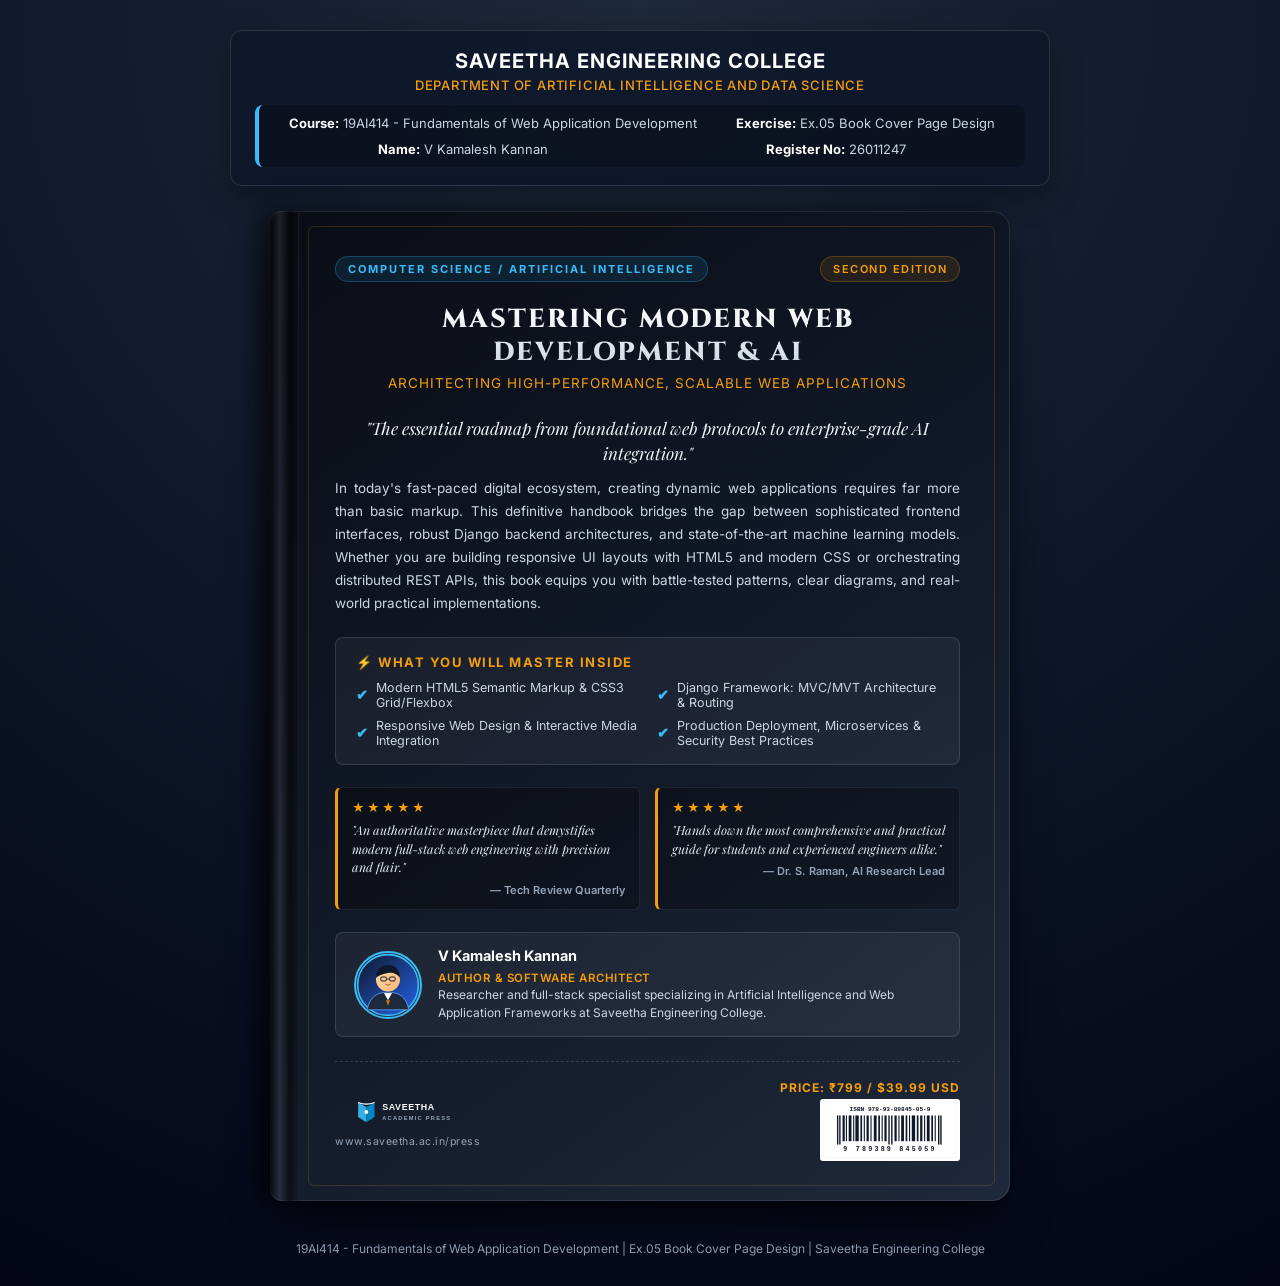
<file: index.html>
<!DOCTYPE html>
<html lang="en">
<head>
    <meta charset="UTF-8">
    <meta name="viewport" content="width=device-width, initial-scale=1.0">
    <title>Ex.05 Book Cover Page Design - V Kamalesh Kannan (26011247)</title>
    <link rel="stylesheet" href="cover_app/static/css/style.css">
</head>
<body>

    <!-- Academic & Student Information Header -->
    <header class="academic-header">
        <h1>Saveetha Engineering College</h1>
        <h2>Department of Artificial Intelligence and Data Science</h2>
        <div class="student-meta">
            <span><strong>Course:</strong> 19AI414 - Fundamentals of Web Application Development</span>
            <span><strong>Exercise:</strong> Ex.05 Book Cover Page Design</span>
            <span><strong>Name:</strong> V Kamalesh Kannan</span>
            <span><strong>Register No:</strong> 26011247</span>
        </div>
    </header>

    <!-- Book Back Cover Component -->
    <main class="book-wrapper">
        <article class="book-back-cover">
            
            <!-- Top Metadata -->
            <div class="cover-top-bar">
                <span class="genre-tag">Computer Science / Artificial Intelligence</span>
                <span class="edition-badge">Second Edition</span>
            </div>

            <!-- Book Title & Subtitle -->
            <section class="book-header">
                <h1 class="book-title">Mastering Modern Web Development & AI</h1>
                <p class="book-subtitle">Architecting High-Performance, Scalable Web Applications</p>
            </section>

            <!-- Book Synopsis / Blurb -->
            <section class="synopsis-section">
                <p class="synopsis-headline">"The essential roadmap from foundational web protocols to enterprise-grade AI integration."</p>
                <p class="synopsis-text">
                    In today's fast-paced digital ecosystem, creating dynamic web applications requires far more than basic markup. 
                    This definitive handbook bridges the gap between sophisticated frontend interfaces, robust Django backend architectures, 
                    and state-of-the-art machine learning models. Whether you are building responsive UI layouts with HTML5 and modern CSS 
                    or orchestrating distributed REST APIs, this book equips you with battle-tested patterns, clear diagrams, and real-world 
                    practical implementations.
                </p>
            </section>

            <!-- Key Features / Highlights -->
            <section class="highlights-card">
                <h2 class="highlights-title">⚡ What You Will Master Inside</h2>
                <ul class="highlights-list">
                    <li><span class="bullet">✔</span> Modern HTML5 Semantic Markup & CSS3 Grid/Flexbox</li>
                    <li><span class="bullet">✔</span> Django Framework: MVC/MVT Architecture & Routing</li>
                    <li><span class="bullet">✔</span> Responsive Web Design & Interactive Media Integration</li>
                    <li><span class="bullet">✔</span> Production Deployment, Microservices & Security Best Practices</li>
                </ul>
            </section>

            <!-- Critical Acclaim & Reviews -->
            <section class="reviews-grid">
                <div class="review-card">
                    <div class="star-rating">★★★★★</div>
                    <p class="review-quote">"An authoritative masterpiece that demystifies modern full-stack web engineering with precision and flair."</p>
                    <p class="review-author">— Tech Review Quarterly</p>
                </div>
                <div class="review-card">
                    <div class="star-rating">★★★★★</div>
                    <p class="review-quote">"Hands down the most comprehensive and practical guide for students and experienced engineers alike."</p>
                    <p class="review-author">— Dr. S. Raman, AI Research Lead</p>
                </div>
            </section>

            <!-- Author Spotlight -->
            <section class="author-box">
                <img src="cover_app/static/images/author.svg" alt="Author V Kamalesh Kannan">
                <div class="author-details">
                    <h4>V Kamalesh Kannan</h4>
                    <span class="author-role">Author & Software Architect</span>
                    <p>Researcher and full-stack specialist specializing in Artificial Intelligence and Web Application Frameworks at Saveetha Engineering College.</p>
                </div>
            </section>

            <!-- Footer: Publisher, Price, and Barcode -->
            <footer class="cover-footer">
                <div class="publisher-info">
                    <img src="cover_app/static/images/publisher_logo.svg" alt="Saveetha Academic Press Logo">
                    <span class="publisher-url">www.saveetha.ac.in/press</span>
                </div>
                <div class="barcode-area">
                    <span class="price-tag">PRICE: ₹799 / $39.99 USD</span>
                    <img src="cover_app/static/images/barcode.svg" alt="ISBN 978-93-89845-05-9 Barcode">
                </div>
            </footer>

        </article>
    </main>

    <!-- Lab Page Footer -->
    <footer class="page-footer">
        <p>19AI414 - Fundamentals of Web Application Development | Ex.05 Book Cover Page Design | Saveetha Engineering College</p>
    </footer>

</body>
</html>
</file>
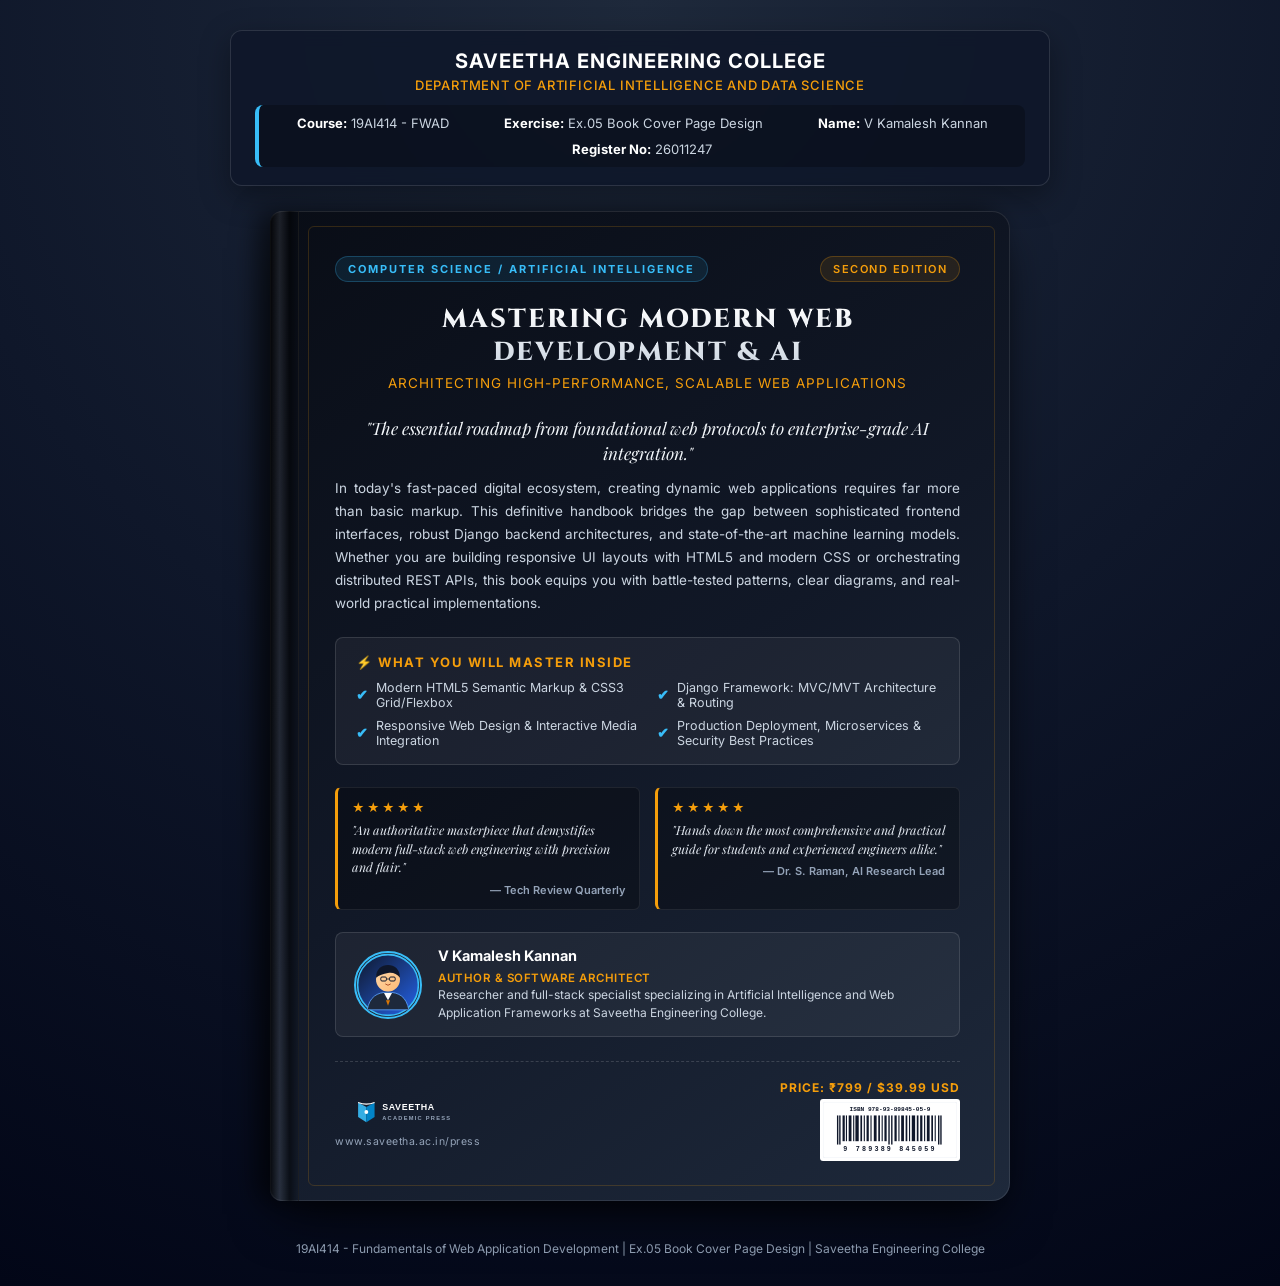
<file: cover_app/static/bookcover.html>
<!DOCTYPE html>
<html lang="en">
<head>
    <meta charset="UTF-8">
    <meta name="viewport" content="width=device-width, initial-scale=1.0">
    <title>Book Back Cover Page Design - V Kamalesh Kannan (26011247)</title>
    <link rel="stylesheet" href="css/style.css">
</head>
<body>

    <!-- Academic & Student Information Header -->
    <header class="academic-header">
        <h1>Saveetha Engineering College</h1>
        <h2>Department of Artificial Intelligence and Data Science</h2>
        <div class="student-meta">
            <span><strong>Course:</strong> 19AI414 - FWAD</span>
            <span><strong>Exercise:</strong> Ex.05 Book Cover Page Design</span>
            <span><strong>Name:</strong> V Kamalesh Kannan</span>
            <span><strong>Register No:</strong> 26011247</span>
        </div>
    </header>

    <!-- Book Back Cover Component -->
    <main class="book-wrapper">
        <article class="book-back-cover">
            
            <!-- Top Metadata -->
            <div class="cover-top-bar">
                <span class="genre-tag">Computer Science / Artificial Intelligence</span>
                <span class="edition-badge">Second Edition</span>
            </div>

            <!-- Book Title & Subtitle -->
            <section class="book-header">
                <h1 class="book-title">Mastering Modern Web Development & AI</h1>
                <p class="book-subtitle">Architecting High-Performance, Scalable Web Applications</p>
            </section>

            <!-- Book Synopsis / Blurb -->
            <section class="synopsis-section">
                <p class="synopsis-headline">"The essential roadmap from foundational web protocols to enterprise-grade AI integration."</p>
                <p class="synopsis-text">
                    In today's fast-paced digital ecosystem, creating dynamic web applications requires far more than basic markup. 
                    This definitive handbook bridges the gap between sophisticated frontend interfaces, robust Django backend architectures, 
                    and state-of-the-art machine learning models. Whether you are building responsive UI layouts with HTML5 and modern CSS 
                    or orchestrating distributed REST APIs, this book equips you with battle-tested patterns, clear diagrams, and real-world 
                    practical implementations.
                </p>
            </section>

            <!-- Key Features / Highlights -->
            <section class="highlights-card">
                <h2 class="highlights-title">⚡ What You Will Master Inside</h2>
                <ul class="highlights-list">
                    <li><span class="bullet">✔</span> Modern HTML5 Semantic Markup & CSS3 Grid/Flexbox</li>
                    <li><span class="bullet">✔</span> Django Framework: MVC/MVT Architecture & Routing</li>
                    <li><span class="bullet">✔</span> Responsive Web Design & Interactive Media Integration</li>
                    <li><span class="bullet">✔</span> Production Deployment, Microservices & Security Best Practices</li>
                </ul>
            </section>

            <!-- Critical Acclaim & Reviews -->
            <section class="reviews-grid">
                <div class="review-card">
                    <div class="star-rating">★★★★★</div>
                    <p class="review-quote">"An authoritative masterpiece that demystifies modern full-stack web engineering with precision and flair."</p>
                    <p class="review-author">— Tech Review Quarterly</p>
                </div>
                <div class="review-card">
                    <div class="star-rating">★★★★★</div>
                    <p class="review-quote">"Hands down the most comprehensive and practical guide for students and experienced engineers alike."</p>
                    <p class="review-author">— Dr. S. Raman, AI Research Lead</p>
                </div>
            </section>

            <!-- Author Spotlight -->
            <section class="author-box">
                <img src="images/author.svg" alt="Author V Kamalesh Kannan">
                <div class="author-details">
                    <h4>V Kamalesh Kannan</h4>
                    <span class="author-role">Author & Software Architect</span>
                    <p>Researcher and full-stack specialist specializing in Artificial Intelligence and Web Application Frameworks at Saveetha Engineering College.</p>
                </div>
            </section>

            <!-- Footer: Publisher, Price, and Barcode -->
            <footer class="cover-footer">
                <div class="publisher-info">
                    <img src="images/publisher_logo.svg" alt="Saveetha Academic Press Logo">
                    <span class="publisher-url">www.saveetha.ac.in/press</span>
                </div>
                <div class="barcode-area">
                    <span class="price-tag">PRICE: ₹799 / $39.99 USD</span>
                    <img src="images/barcode.svg" alt="ISBN 978-93-89845-05-9 Barcode">
                </div>
            </footer>

        </article>
    </main>

    <!-- Lab Page Footer -->
    <footer class="page-footer">
        <p>19AI414 - Fundamentals of Web Application Development | Ex.05 Book Cover Page Design | Saveetha Engineering College</p>
    </footer>

</body>
</html>
</file>
<file: cover_app/static/css/style.css>
@import url('https://fonts.googleapis.com/css2?family=Cinzel:wght@600;700;800&family=Inter:wght@300;400;500;600;700&family=Playfair+Display:ital,wght@0,600;1,400;1,600&display=swap');

:root {
    --bg-page: #0f172a;
    --cover-bg-start: #0a0f1d;
    --cover-bg-end: #1e293b;
    --accent-gold: #f59e0b;
    --accent-gold-light: #fef3c7;
    --accent-cyan: #38bdf8;
    --accent-blue: #2563eb;
    --text-primary: #f8fafc;
    --text-secondary: #cbd5e1;
    --text-muted: #94a3b8;
    --card-surface: rgba(255, 255, 255, 0.05);
    --card-border: rgba(255, 255, 255, 0.12);
    --spine-shadow: rgba(0, 0, 0, 0.55);
}

* {
    box-sizing: border-box;
    margin: 0;
    padding: 0;
}

body {
    font-family: 'Inter', -apple-system, BlinkMacSystemFont, 'Segoe UI', Roboto, sans-serif;
    background: radial-gradient(circle at top, #1e293b 0%, #0f172a 50%, #020617 100%);
    color: var(--text-primary);
    min-height: 100vh;
    padding: 30px 15px;
    display: flex;
    flex-direction: column;
    align-items: center;
}

/* College & Student Header */
.academic-header {
    width: 100%;
    max-width: 820px;
    background: rgba(15, 23, 42, 0.85);
    backdrop-filter: blur(8px);
    border: 1px solid var(--card-border);
    border-radius: 12px;
    padding: 18px 24px;
    margin-bottom: 25px;
    box-shadow: 0 10px 30px rgba(0, 0, 0, 0.35);
    text-align: center;
}

.academic-header h1 {
    font-size: 20px;
    font-weight: 700;
    color: #ffffff;
    letter-spacing: 1px;
    text-transform: uppercase;
    margin-bottom: 4px;
}

.academic-header h2 {
    font-size: 13px;
    font-weight: 500;
    color: var(--accent-gold);
    letter-spacing: 0.8px;
    text-transform: uppercase;
    margin-bottom: 12px;
}

.student-meta {
    display: flex;
    justify-content: space-around;
    flex-wrap: wrap;
    gap: 10px;
    background: rgba(0, 0, 0, 0.25);
    padding: 10px 15px;
    border-radius: 8px;
    font-size: 13px;
    color: var(--text-secondary);
    border-left: 4px solid var(--accent-cyan);
}

.student-meta span strong {
    color: #ffffff;
}

/* Book Cover Container */
.book-wrapper {
    perspective: 1200px;
    margin-bottom: 30px;
}

.book-back-cover {
    position: relative;
    width: 100%;
    max-width: 740px;
    background: linear-gradient(145deg, #090d16 0%, #111827 50%, #1e293b 100%);
    border-radius: 12px 18px 18px 12px;
    padding: 45px 50px 40px 65px;
    box-shadow: 
        -12px 0 25px var(--spine-shadow),
        0 25px 50px -12px rgba(0, 0, 0, 0.7),
        inset 0 0 0 1px rgba(255, 255, 255, 0.1);
    overflow: hidden;
}

/* Spine Crease / Effect on Left Edge */
.book-back-cover::before {
    content: '';
    position: absolute;
    left: 0;
    top: 0;
    bottom: 0;
    width: 28px;
    background: linear-gradient(to right,
        rgba(0, 0, 0, 0.7) 0%,
        rgba(255, 255, 255, 0.08) 35%,
        rgba(0, 0, 0, 0.5) 70%,
        rgba(0, 0, 0, 0.1) 100%
    );
    border-right: 1px solid rgba(255, 255, 255, 0.08);
}

/* Decorative Gold Trim */
.book-back-cover::after {
    content: '';
    position: absolute;
    top: 15px;
    right: 15px;
    bottom: 15px;
    left: 38px;
    border: 1px solid rgba(245, 158, 11, 0.18);
    border-radius: 6px;
    pointer-events: none;
}

/* Top Badge & Category */
.cover-top-bar {
    display: flex;
    justify-content: space-between;
    align-items: center;
    margin-bottom: 22px;
    position: relative;
    z-index: 1;
}

.genre-tag {
    font-size: 11px;
    font-weight: 700;
    letter-spacing: 2px;
    color: var(--accent-cyan);
    text-transform: uppercase;
    background: rgba(56, 189, 248, 0.1);
    padding: 5px 12px;
    border-radius: 20px;
    border: 1px solid rgba(56, 189, 248, 0.25);
}

.edition-badge {
    font-size: 11px;
    font-weight: 600;
    letter-spacing: 1.5px;
    color: var(--accent-gold);
    text-transform: uppercase;
    background: rgba(245, 158, 11, 0.1);
    padding: 5px 12px;
    border-radius: 20px;
    border: 1px solid rgba(245, 158, 11, 0.25);
}

/* Book Title on Back Cover */
.book-header {
    text-align: center;
    margin-bottom: 25px;
    position: relative;
    z-index: 1;
}

.book-title {
    font-family: 'Cinzel', serif;
    font-size: 26px;
    font-weight: 800;
    color: #ffffff;
    letter-spacing: 2px;
    text-transform: uppercase;
    line-height: 1.25;
    background: linear-gradient(180deg, #ffffff 0%, #cbd5e1 100%);
    -webkit-background-clip: text;
    -webkit-text-fill-color: transparent;
    margin-bottom: 6px;
}

.book-subtitle {
    font-size: 13.5px;
    font-weight: 400;
    color: var(--accent-gold);
    letter-spacing: 1px;
    text-transform: uppercase;
}

/* Blurb / Synopsis */
.synopsis-section {
    position: relative;
    z-index: 1;
    margin-bottom: 22px;
}

.synopsis-headline {
    font-family: 'Playfair Display', serif;
    font-style: italic;
    font-size: 17px;
    color: #f1f5f9;
    line-height: 1.45;
    margin-bottom: 12px;
    text-align: center;
}

.synopsis-text {
    font-size: 13.5px;
    line-height: 1.7;
    color: var(--text-secondary);
    text-align: justify;
    margin-bottom: 16px;
}

/* Highlights Box */
.highlights-card {
    background: var(--card-surface);
    border: 1px solid var(--card-border);
    border-radius: 8px;
    padding: 16px 20px;
    margin-bottom: 22px;
    position: relative;
    z-index: 1;
}

.highlights-title {
    font-size: 13px;
    font-weight: 700;
    color: var(--accent-gold);
    text-transform: uppercase;
    letter-spacing: 1.5px;
    margin-bottom: 10px;
    display: flex;
    align-items: center;
    gap: 8px;
}

.highlights-list {
    list-style: none;
    display: grid;
    grid-template-columns: 1fr 1fr;
    gap: 8px 18px;
}

.highlights-list li {
    font-size: 12.5px;
    color: var(--text-secondary);
    display: flex;
    align-items: center;
    gap: 8px;
}

.highlights-list li span.bullet {
    color: var(--accent-cyan);
    font-weight: bold;
    font-size: 14px;
}

/* Reviews / Quotes Section */
.reviews-grid {
    display: grid;
    grid-template-columns: 1fr 1fr;
    gap: 15px;
    margin-bottom: 22px;
    position: relative;
    z-index: 1;
}

.review-card {
    background: rgba(0, 0, 0, 0.28);
    border: 1px solid rgba(255, 255, 255, 0.08);
    border-left: 3px solid var(--accent-gold);
    border-radius: 6px;
    padding: 12px 14px;
}

.star-rating {
    color: var(--accent-gold);
    font-size: 12px;
    margin-bottom: 6px;
    letter-spacing: 2px;
}

.review-quote {
    font-family: 'Playfair Display', serif;
    font-style: italic;
    font-size: 12.5px;
    line-height: 1.5;
    color: #e2e8f0;
    margin-bottom: 6px;
}

.review-author {
    font-size: 11px;
    font-weight: 600;
    color: var(--text-muted);
    text-align: right;
}

/* Author Section */
.author-box {
    display: flex;
    align-items: center;
    gap: 16px;
    background: var(--card-surface);
    border: 1px solid var(--card-border);
    border-radius: 8px;
    padding: 14px 18px;
    margin-bottom: 24px;
    position: relative;
    z-index: 1;
}

.author-box img {
    width: 68px;
    height: 68px;
    border-radius: 50%;
    border: 2px solid var(--accent-cyan);
    object-fit: cover;
    flex-shrink: 0;
}

.author-details h4 {
    font-size: 14.5px;
    font-weight: 700;
    color: #ffffff;
    margin-bottom: 2px;
}

.author-details .author-role {
    font-size: 11.5px;
    font-weight: 600;
    color: var(--accent-gold);
    margin-bottom: 4px;
    text-transform: uppercase;
    letter-spacing: 0.5px;
}

.author-details p {
    font-size: 12px;
    line-height: 1.5;
    color: var(--text-secondary);
}

/* Footer: Publisher & Barcode */
.cover-footer {
    display: flex;
    justify-content: space-between;
    align-items: center;
    padding-top: 18px;
    border-top: 1px dashed rgba(255, 255, 255, 0.15);
    position: relative;
    z-index: 1;
}

.publisher-info {
    display: flex;
    flex-direction: column;
    gap: 4px;
}

.publisher-info img {
    height: 38px;
    width: auto;
}

.publisher-url {
    font-size: 10.5px;
    color: var(--text-muted);
    letter-spacing: 0.5px;
}

.barcode-area {
    display: flex;
    flex-direction: column;
    align-items: flex-end;
    gap: 4px;
}

.barcode-area img {
    height: 62px;
    width: auto;
    background: #ffffff;
    padding: 3px;
    border-radius: 3px;
}

.price-tag {
    font-size: 12px;
    font-weight: 700;
    color: var(--accent-gold);
    letter-spacing: 1px;
}

/* Page Footer */
.page-footer {
    font-size: 12px;
    color: var(--text-muted);
    text-align: center;
    margin-top: 10px;
}

/* Responsive queries */
@media (max-width: 680px) {
    .book-back-cover {
        padding: 35px 20px 30px 45px;
    }
    .highlights-list {
        grid-template-columns: 1fr;
    }
    .reviews-grid {
        grid-template-columns: 1fr;
    }
    .cover-footer {
        flex-direction: column;
        gap: 16px;
        align-items: center;
    }
    .barcode-area {
        align-items: center;
    }
}
</file>
